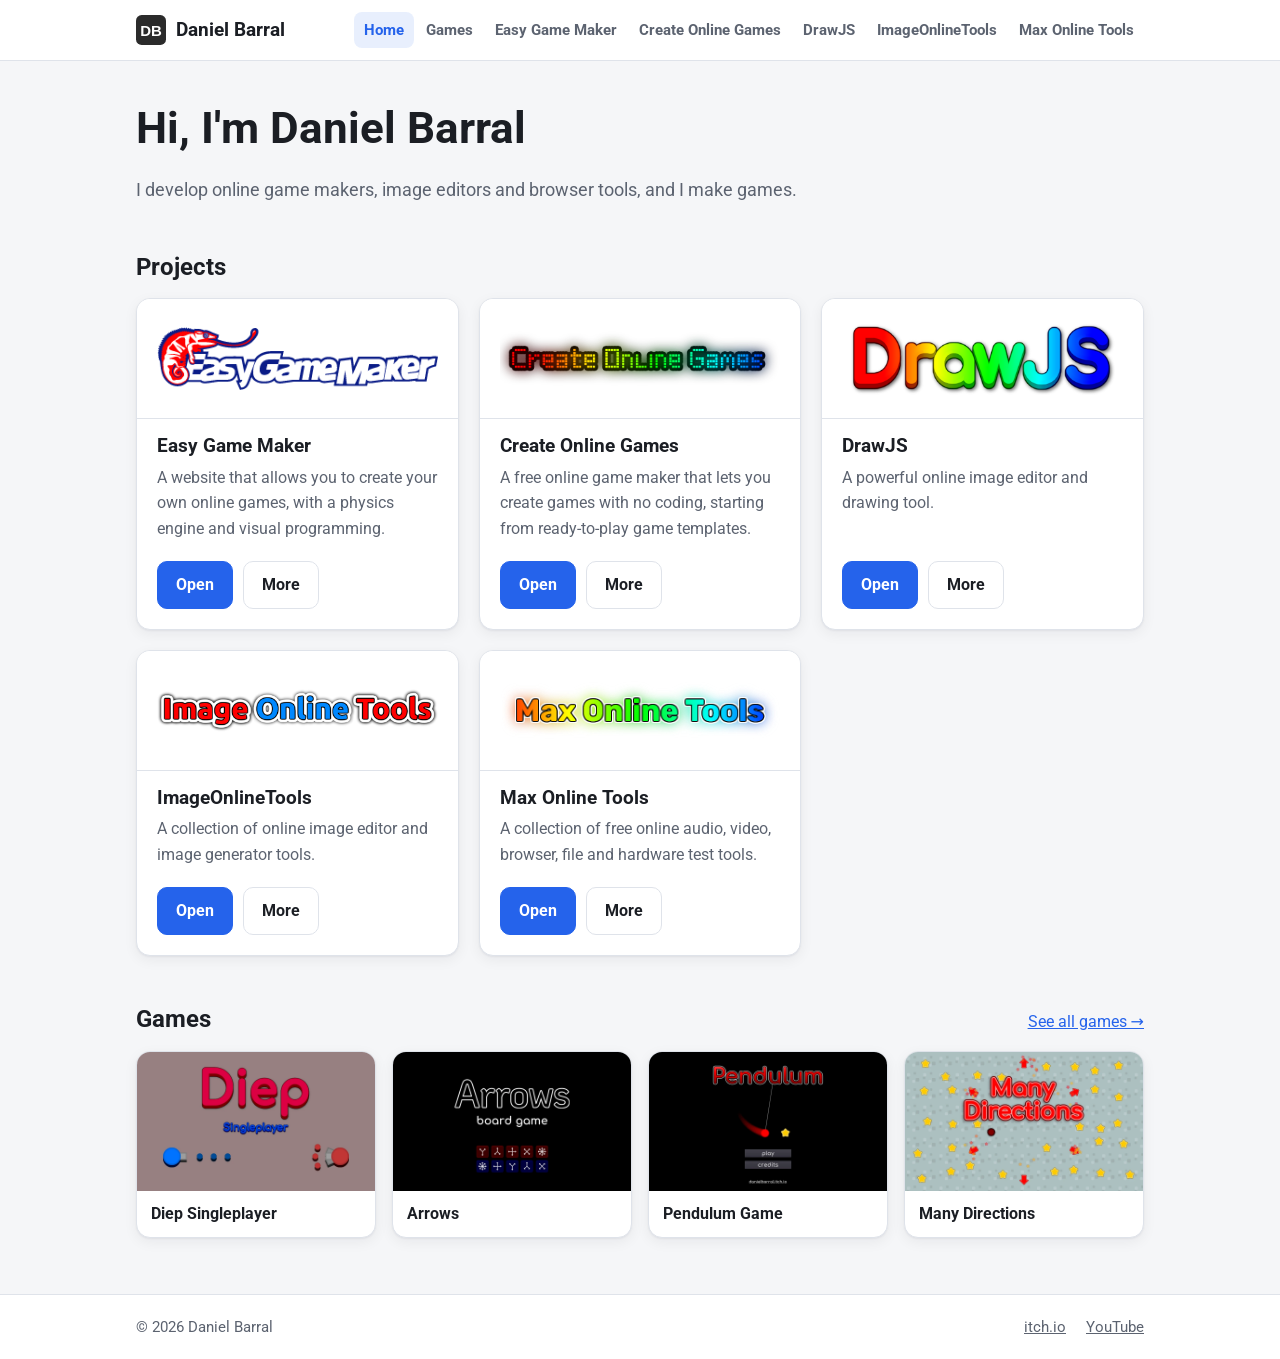
<file: index.html>
<!doctype html>
<html lang="en">

    <head>

        <meta charset="utf-8">
        <meta name="viewport" content="width=device-width, initial-scale=1">
        <title>Daniel Barral</title>
        <meta name="description" content="Daniel Barral develops online game makers, image and media tools, and indie games: Easy Game Maker, Create Online Games, DrawJS, ImageOnlineTools and Max Online Tools.">
        <link rel="canonical" href="https://www.danielbarral.com/">
        <meta property="og:type" content="website">
        <meta property="og:site_name" content="Daniel Barral">
        <meta property="og:title" content="Daniel Barral">
        <meta property="og:description" content="Developer of online game makers, image and media tools, and indie games.">
        <meta property="og:url" content="https://www.danielbarral.com/">
        <meta property="og:image" content="https://www.danielbarral.com/apple-touch-icon.png">
        <meta name="twitter:card" content="summary">
        <link rel="icon" href="/favicon.svg" type="image/svg+xml">
        <link rel="apple-touch-icon" href="/apple-touch-icon.png">
        <link rel="preconnect" href="https://fonts.gstatic.com" crossorigin>
        <link href="https://fonts.googleapis.com/css2?family=Roboto:wght@400;700&display=swap" rel="stylesheet">
        <link href="style.css" rel="stylesheet">

    </head>

    <body>
        <div class="mainLayout">

            <header class="siteHeader">
                <div class="wrap headerInner">
                    <a class="brand" href="/"><img src="favicon.svg" alt="" width="30" height="30">Daniel Barral</a>
                    <nav class="menu" aria-label="Main">
                        <a href="/" aria-current="page">Home</a>
                        <a href="/games">Games</a>
                        <a href="/easy-game-maker">Easy Game Maker</a>
                        <a href="/create-online-games">Create Online Games</a>
                        <a href="/draw-js">DrawJS</a>
                        <a href="/image-online-tools">ImageOnlineTools</a>
                        <a href="/max-online-tools">Max Online Tools</a>
                    </nav>
                </div>
            </header>

            <main class="wrap content">

                <section class="hero">
                    <h1>Hi, I'm Daniel Barral</h1>
                    <p class="lead">I develop online game makers, image editors and browser tools, and I make games.</p>
                </section>

                <section class="section">
                    <div class="sectionHeader">
                        <h2>Projects</h2>
                    </div>

                    <div class="cardGrid">

                        <article class="card">
                            <div class="logoPlate"><img src="img/easy-game-maker-logo.png" alt="" width="301" height="68"></div>
                            <div class="cardBody">
                                <h3><a href="/easy-game-maker">Easy Game Maker</a></h3>
                                <p>A website that allows you to create your own online games, with a physics engine and visual programming.</p>
                            </div>
                            <div class="actions">
                                <a class="button" href="https://www.easygamemaker.com" aria-label="Open Easy Game Maker">Open</a>
                                <a class="button secondary" href="/easy-game-maker" aria-label="More about Easy Game Maker">More</a>
                            </div>
                        </article>

                        <article class="card">
                            <div class="logoPlate"><img src="img/create-online-games-logo.png" alt="" width="712" height="141"></div>
                            <div class="cardBody">
                                <h3><a href="/create-online-games">Create Online Games</a></h3>
                                <p>A free online game maker that lets you create games with no coding, starting from ready-to-play game templates.</p>
                            </div>
                            <div class="actions">
                                <a class="button" href="https://www.createonlinegames.com" aria-label="Open Create Online Games">Open</a>
                                <a class="button secondary" href="/create-online-games" aria-label="More about Create Online Games">More</a>
                            </div>
                        </article>

                        <article class="card">
                            <div class="logoPlate"><img src="img/drawjs-logo-02.png" alt="" width="383" height="104"></div>
                            <div class="cardBody">
                                <h3><a href="/draw-js">DrawJS</a></h3>
                                <p>A powerful online image editor and drawing tool.</p>
                            </div>
                            <div class="actions">
                                <a class="button" href="https://drawjs.app" aria-label="Open DrawJS">Open</a>
                                <a class="button secondary" href="/draw-js" aria-label="More about DrawJS">More</a>
                            </div>
                        </article>

                        <article class="card">
                            <div class="logoPlate"><img src="img/image-online-tools-logo.png" alt="" width="456" height="71"></div>
                            <div class="cardBody">
                                <h3><a href="/image-online-tools">ImageOnlineTools</a></h3>
                                <p>A collection of online image editor and image generator tools.</p>
                            </div>
                            <div class="actions">
                                <a class="button" href="https://www.imageonlinetools.com/" aria-label="Open ImageOnlineTools">Open</a>
                                <a class="button secondary" href="/image-online-tools" aria-label="More about ImageOnlineTools">More</a>
                            </div>
                        </article>

                        <article class="card">
                            <div class="logoPlate"><img src="img/max-online-tools-logo.png" alt="" width="295" height="61"></div>
                            <div class="cardBody">
                                <h3><a href="/max-online-tools">Max Online Tools</a></h3>
                                <p>A collection of free online audio, video, browser, file and hardware test tools.</p>
                            </div>
                            <div class="actions">
                                <a class="button" href="https://www.maxonlinetools.com/" aria-label="Open Max Online Tools">Open</a>
                                <a class="button secondary" href="/max-online-tools" aria-label="More about Max Online Tools">More</a>
                            </div>
                        </article>

                    </div>
                </section>

                <section class="section">
                    <div class="sectionHeader">
                        <h2>Games</h2>
                        <a href="/games">See all games →</a>
                    </div>

                    <div class="tileGrid">
                        <a class="tile" href="https://danielbarral.itch.io/diep-singleplayer">
                            <img src="img/game-images/diep-singleplayer/diep-singleplayer.webp" alt="" width="1024" height="600" loading="lazy">
                            <span>Diep Singleplayer</span>
                        </a>
                        <a class="tile" href="https://danielbarral.itch.io/arrows">
                            <img src="img/game-images/arrows/arrows.webp" alt="" width="1024" height="600" loading="lazy">
                            <span>Arrows</span>
                        </a>
                        <a class="tile" href="https://danielbarral.itch.io/pendulum-game">
                            <img src="img/game-images/pendulum/001.webp" alt="" width="1024" height="600" loading="lazy">
                            <span>Pendulum Game</span>
                        </a>
                        <a class="tile" href="https://danielbarral.itch.io/many-directions">
                            <img src="img/game-images/many-directions/logo012.webp" alt="" width="1024" height="600" loading="lazy">
                            <span>Many Directions</span>
                        </a>
                    </div>
                </section>

            </main>

            <footer class="siteFooter">
                <div class="wrap footerInner">
                    <p>© 2026 Daniel Barral</p>
                    <nav class="footerLinks" aria-label="Elsewhere">
                        <a href="https://danielbarral.itch.io">itch.io</a>
                        <a href="https://www.youtube.com/@danielbarralgames">YouTube</a>
                    </nav>
                </div>
            </footer>

        </div>
    </body>

</html>
</file>
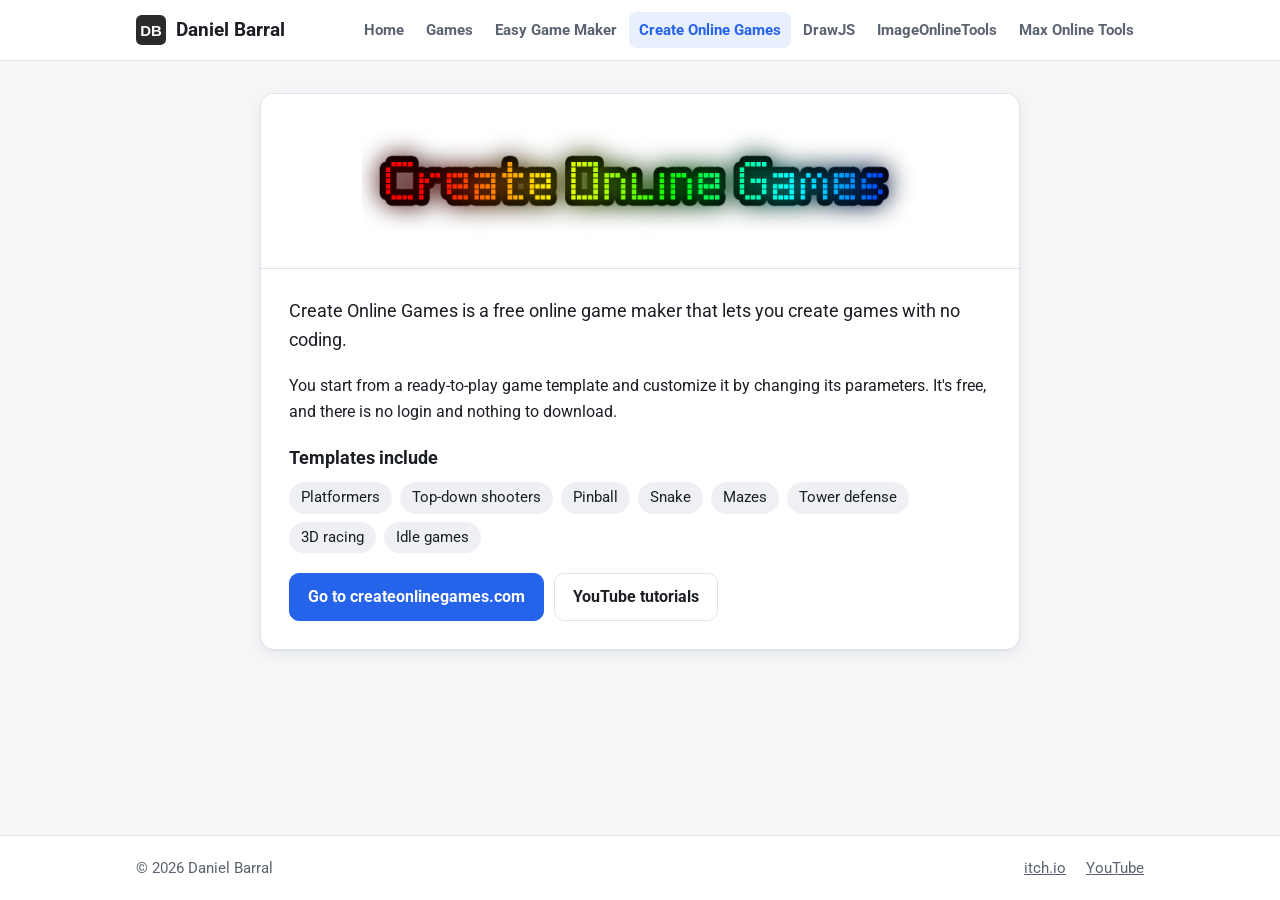
<file: create-online-games.html>
<!doctype html>
<html lang="en">

    <head>

        <meta charset="utf-8">
        <meta name="viewport" content="width=device-width, initial-scale=1">
        <title>Daniel Barral - Create Online Games</title>
        <meta name="description" content="Create Online Games is a free online game maker: start from a ready-to-play game template and customize it with no coding.">
        <link rel="canonical" href="https://www.danielbarral.com/create-online-games">
        <meta property="og:type" content="website">
        <meta property="og:site_name" content="Daniel Barral">
        <meta property="og:title" content="Create Online Games">
        <meta property="og:description" content="A free online game maker: start from a ready-to-play game template and customize it with no coding.">
        <meta property="og:url" content="https://www.danielbarral.com/create-online-games">
        <meta property="og:image" content="https://www.danielbarral.com/apple-touch-icon.png">
        <meta name="twitter:card" content="summary">
        <link rel="icon" href="/favicon.svg" type="image/svg+xml">
        <link rel="apple-touch-icon" href="/apple-touch-icon.png">
        <link rel="preconnect" href="https://fonts.gstatic.com" crossorigin>
        <link href="https://fonts.googleapis.com/css2?family=Roboto:wght@400;700&display=swap" rel="stylesheet">
        <link href="style.css" rel="stylesheet">

    </head>

    <body>
        <div class="mainLayout">

            <header class="siteHeader">
                <div class="wrap headerInner">
                    <a class="brand" href="/"><img src="favicon.svg" alt="" width="30" height="30">Daniel Barral</a>
                    <nav class="menu" aria-label="Main">
                        <a href="/">Home</a>
                        <a href="/games">Games</a>
                        <a href="/easy-game-maker">Easy Game Maker</a>
                        <a href="/create-online-games" aria-current="page">Create Online Games</a>
                        <a href="/draw-js">DrawJS</a>
                        <a href="/image-online-tools">ImageOnlineTools</a>
                        <a href="/max-online-tools">Max Online Tools</a>
                    </nav>
                </div>
            </header>

            <main class="wrap content">
                <article class="product">
                    <h1><a class="logoPlate" href="https://www.createonlinegames.com"><img src="img/create-online-games-logo.png" alt="Create Online Games" width="712" height="141"></a></h1>
                    <div class="productBody">
                        <p class="lead">Create Online Games is a free online game maker that lets you create games with no coding.</p>
                        <p>You start from a ready-to-play game template and customize it by changing its parameters. It's free, and there is no login and nothing to download.</p>
                        <h2>Templates include</h2>
                        <ul class="chips">
                            <li>Platformers</li>
                            <li>Top-down shooters</li>
                            <li>Pinball</li>
                            <li>Snake</li>
                            <li>Mazes</li>
                            <li>Tower defense</li>
                            <li>3D racing</li>
                            <li>Idle games</li>
                        </ul>
                        <div class="actions">
                            <a class="button" href="https://www.createonlinegames.com">Go to createonlinegames.com</a>
                            <a class="button secondary" href="https://www.youtube.com/@CreateOnlineGames">YouTube tutorials</a>
                        </div>
                    </div>
                </article>
            </main>

            <footer class="siteFooter">
                <div class="wrap footerInner">
                    <p>© 2026 Daniel Barral</p>
                    <nav class="footerLinks" aria-label="Elsewhere">
                        <a href="https://danielbarral.itch.io">itch.io</a>
                        <a href="https://www.youtube.com/@danielbarralgames">YouTube</a>
                    </nav>
                </div>
            </footer>

        </div>
    </body>

</html>
</file>
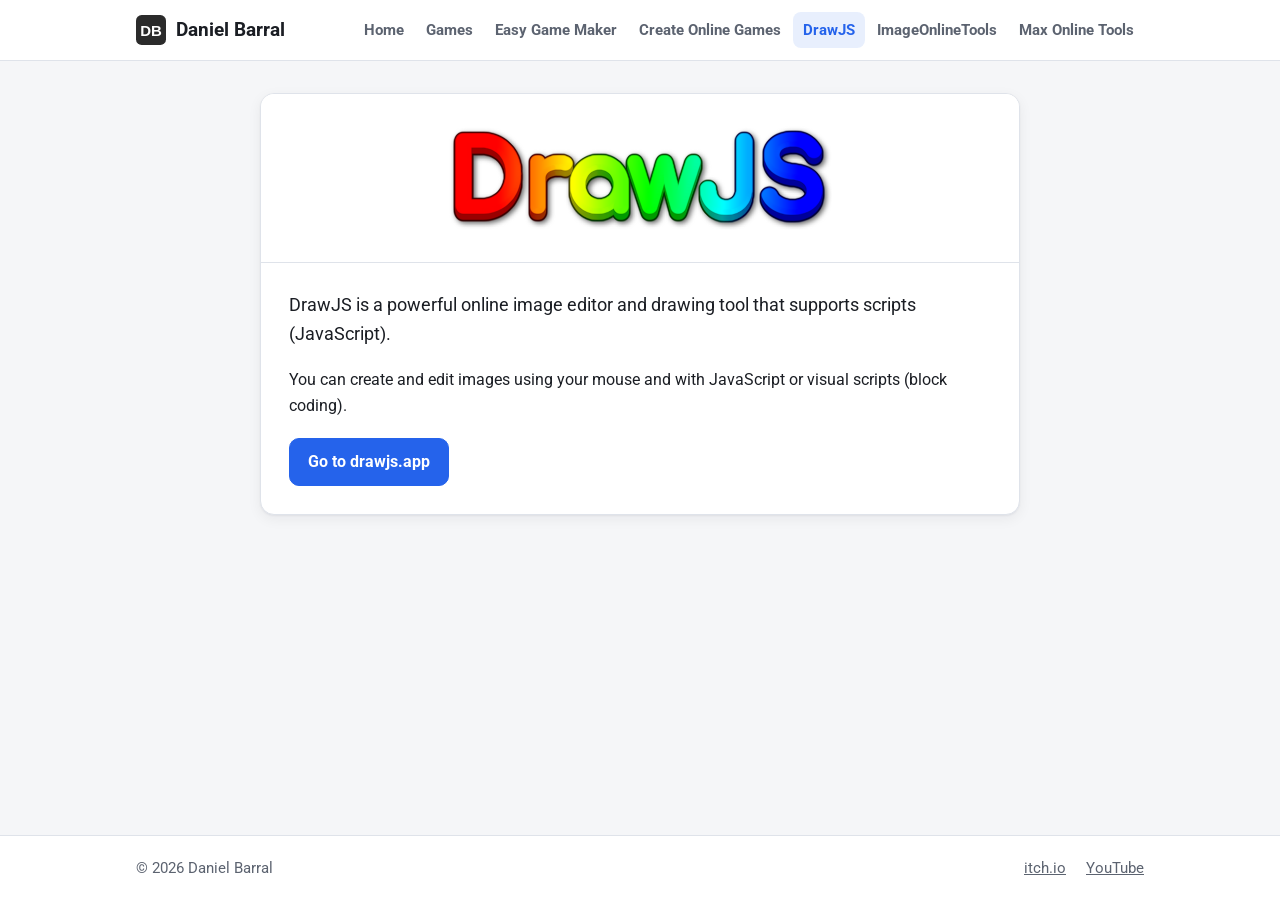
<file: draw-js.html>
<!doctype html>
<html lang="en">

    <head>

        <meta charset="utf-8">
        <meta name="viewport" content="width=device-width, initial-scale=1">
        <title>Daniel Barral - DrawJS</title>
        <meta name="description" content="DrawJS is an online image editor and drawing tool that you can script with JavaScript or visual blocks.">
        <link rel="canonical" href="https://www.danielbarral.com/draw-js">
        <meta property="og:type" content="website">
        <meta property="og:site_name" content="Daniel Barral">
        <meta property="og:title" content="DrawJS">
        <meta property="og:description" content="An online image editor and drawing tool that you can script with JavaScript or visual blocks.">
        <meta property="og:url" content="https://www.danielbarral.com/draw-js">
        <meta property="og:image" content="https://www.danielbarral.com/apple-touch-icon.png">
        <meta name="twitter:card" content="summary">
        <link rel="icon" href="/favicon.svg" type="image/svg+xml">
        <link rel="apple-touch-icon" href="/apple-touch-icon.png">
        <link rel="preconnect" href="https://fonts.gstatic.com" crossorigin>
        <link href="https://fonts.googleapis.com/css2?family=Roboto:wght@400;700&display=swap" rel="stylesheet">
        <link href="style.css" rel="stylesheet">

    </head>

    <body>
        <div class="mainLayout">

            <header class="siteHeader">
                <div class="wrap headerInner">
                    <a class="brand" href="/"><img src="favicon.svg" alt="" width="30" height="30">Daniel Barral</a>
                    <nav class="menu" aria-label="Main">
                        <a href="/">Home</a>
                        <a href="/games">Games</a>
                        <a href="/easy-game-maker">Easy Game Maker</a>
                        <a href="/create-online-games">Create Online Games</a>
                        <a href="/draw-js" aria-current="page">DrawJS</a>
                        <a href="/image-online-tools">ImageOnlineTools</a>
                        <a href="/max-online-tools">Max Online Tools</a>
                    </nav>
                </div>
            </header>

            <main class="wrap content">
                <article class="product">
                    <h1><a class="logoPlate" href="https://drawjs.app"><img src="img/drawjs-logo-02.png" alt="DrawJS" width="383" height="104"></a></h1>
                    <div class="productBody">
                        <p class="lead">DrawJS is a powerful online image editor and drawing tool that supports scripts (JavaScript).</p>
                        <p>You can create and edit images using your mouse and with JavaScript or visual scripts (block coding).</p>
                        <div class="actions">
                            <a class="button" href="https://drawjs.app">Go to drawjs.app</a>
                        </div>
                    </div>
                </article>
            </main>

            <footer class="siteFooter">
                <div class="wrap footerInner">
                    <p>© 2026 Daniel Barral</p>
                    <nav class="footerLinks" aria-label="Elsewhere">
                        <a href="https://danielbarral.itch.io">itch.io</a>
                        <a href="https://www.youtube.com/@danielbarralgames">YouTube</a>
                    </nav>
                </div>
            </footer>

        </div>
    </body>

</html>
</file>
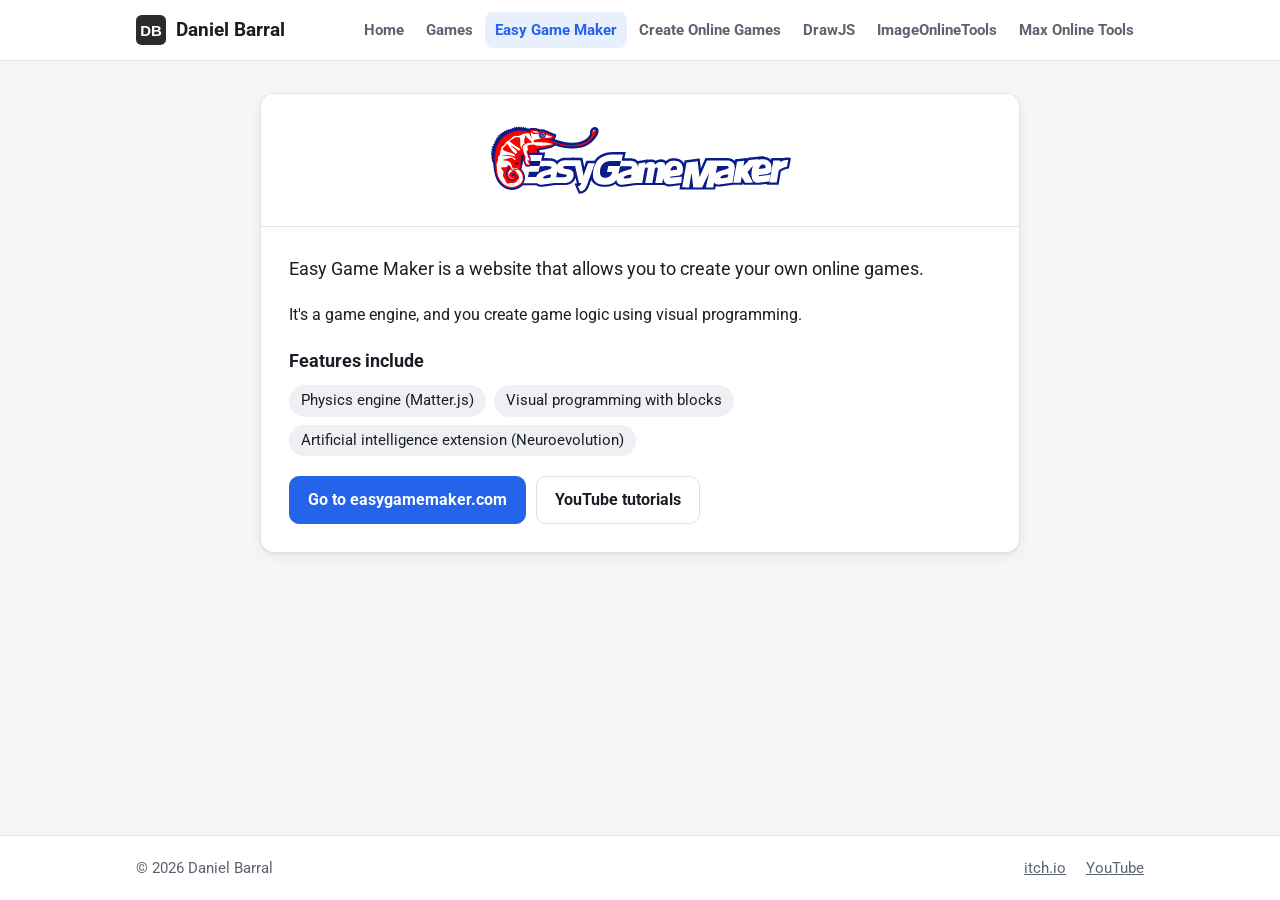
<file: easy-game-maker.html>
<!doctype html>
<html lang="en">

    <head>

        <meta charset="utf-8">
        <meta name="viewport" content="width=device-width, initial-scale=1">
        <title>Daniel Barral - Easy Game Maker</title>
        <meta name="description" content="Easy Game Maker is an online game engine with a physics engine, visual block programming and a neuroevolution AI extension.">
        <link rel="canonical" href="https://www.danielbarral.com/easy-game-maker">
        <meta property="og:type" content="website">
        <meta property="og:site_name" content="Daniel Barral">
        <meta property="og:title" content="Easy Game Maker">
        <meta property="og:description" content="An online game engine with a physics engine, visual block programming and a neuroevolution AI extension.">
        <meta property="og:url" content="https://www.danielbarral.com/easy-game-maker">
        <meta property="og:image" content="https://www.danielbarral.com/apple-touch-icon.png">
        <meta name="twitter:card" content="summary">
        <link rel="icon" href="/favicon.svg" type="image/svg+xml">
        <link rel="apple-touch-icon" href="/apple-touch-icon.png">
        <link rel="preconnect" href="https://fonts.gstatic.com" crossorigin>
        <link href="https://fonts.googleapis.com/css2?family=Roboto:wght@400;700&display=swap" rel="stylesheet">
        <link href="style.css" rel="stylesheet">

    </head>

    <body>
        <div class="mainLayout">

            <header class="siteHeader">
                <div class="wrap headerInner">
                    <a class="brand" href="/"><img src="favicon.svg" alt="" width="30" height="30">Daniel Barral</a>
                    <nav class="menu" aria-label="Main">
                        <a href="/">Home</a>
                        <a href="/games">Games</a>
                        <a href="/easy-game-maker" aria-current="page">Easy Game Maker</a>
                        <a href="/create-online-games">Create Online Games</a>
                        <a href="/draw-js">DrawJS</a>
                        <a href="/image-online-tools">ImageOnlineTools</a>
                        <a href="/max-online-tools">Max Online Tools</a>
                    </nav>
                </div>
            </header>

            <main class="wrap content">
                <article class="product">
                    <h1><a class="logoPlate" href="https://www.easygamemaker.com"><img src="img/easy-game-maker-logo.png" alt="Easy Game Maker" width="301" height="68"></a></h1>
                    <div class="productBody">
                        <p class="lead">Easy Game Maker is a website that allows you to create your own online games.</p>
                        <p>It's a game engine, and you create game logic using visual programming.</p>
                        <h2>Features include</h2>
                        <ul class="chips">
                            <li>Physics engine (Matter.js)</li>
                            <li>Visual programming with blocks</li>
                            <li>Artificial intelligence extension (Neuroevolution)</li>
                        </ul>
                        <div class="actions">
                            <a class="button" href="https://www.easygamemaker.com">Go to easygamemaker.com</a>
                            <a class="button secondary" href="https://www.youtube.com/@easygamemaker">YouTube tutorials</a>
                        </div>
                    </div>
                </article>
            </main>

            <footer class="siteFooter">
                <div class="wrap footerInner">
                    <p>© 2026 Daniel Barral</p>
                    <nav class="footerLinks" aria-label="Elsewhere">
                        <a href="https://danielbarral.itch.io">itch.io</a>
                        <a href="https://www.youtube.com/@danielbarralgames">YouTube</a>
                    </nav>
                </div>
            </footer>

        </div>
    </body>

</html>
</file>
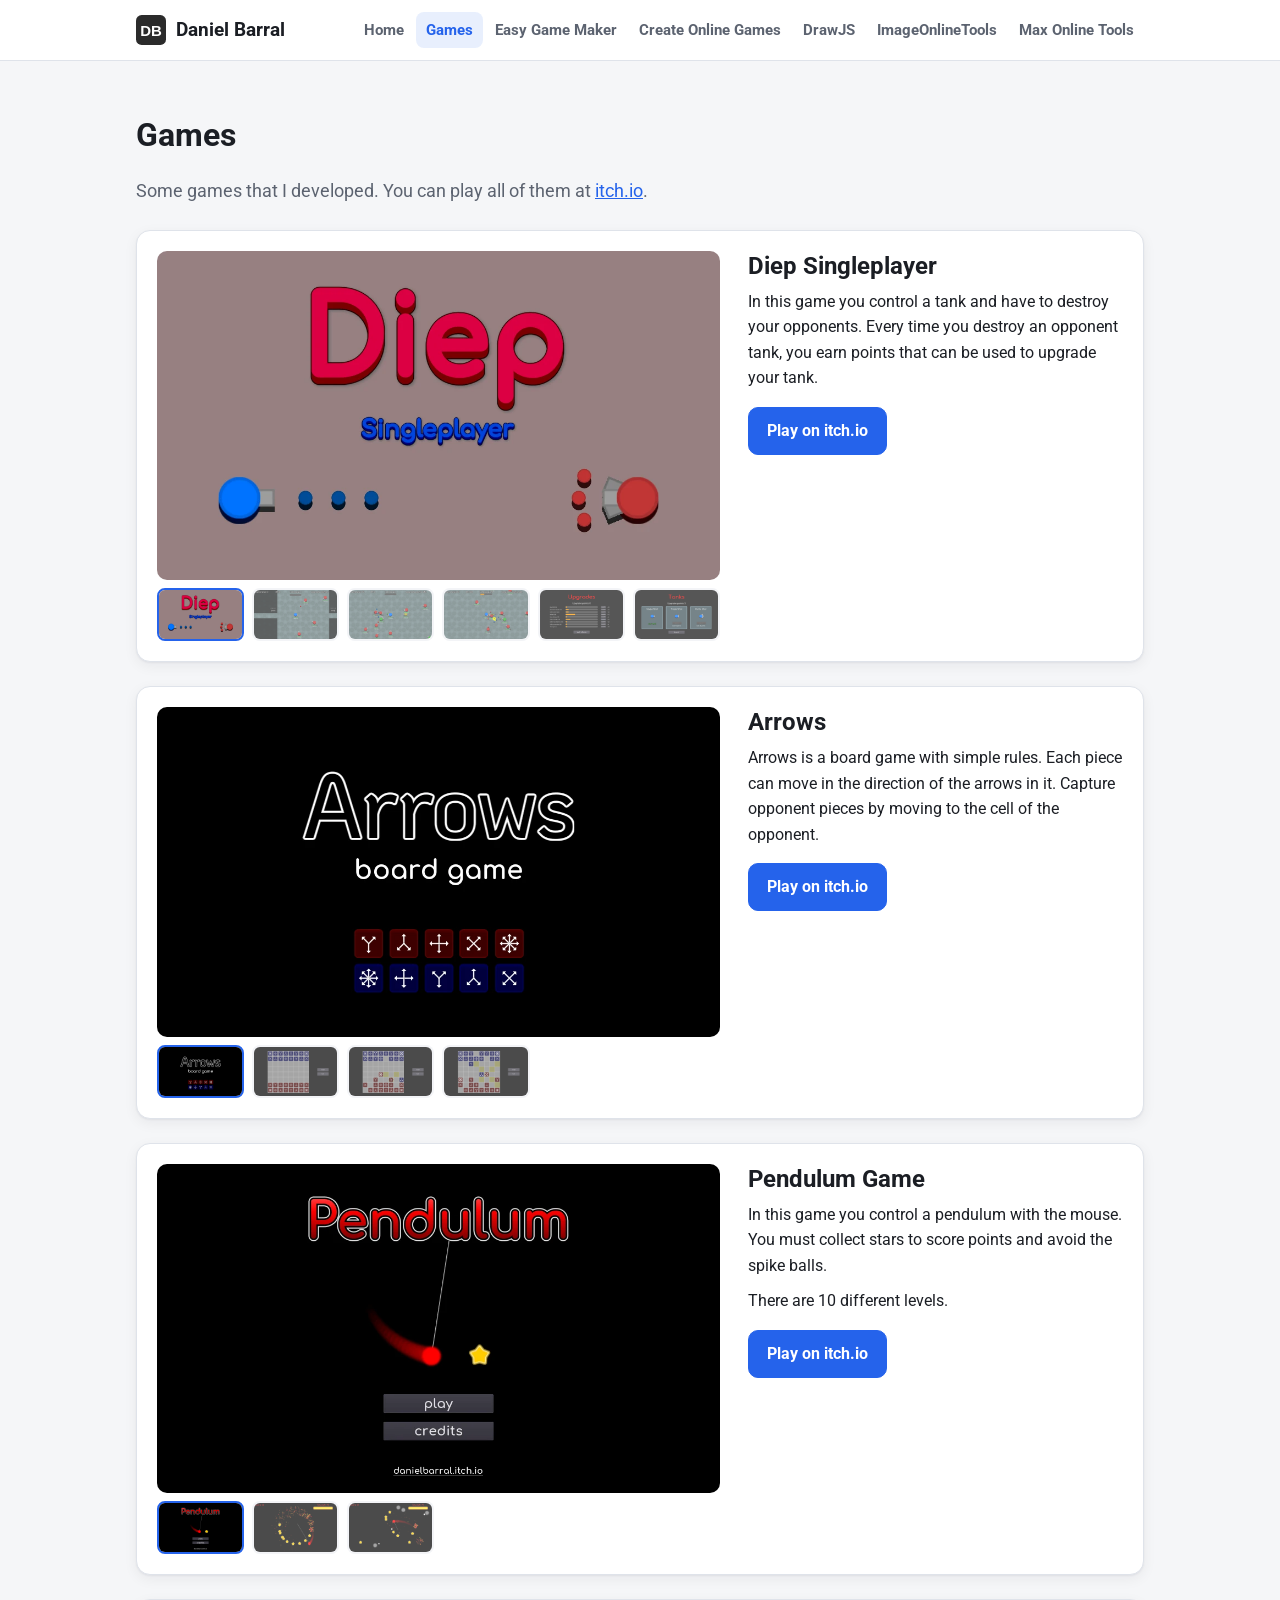
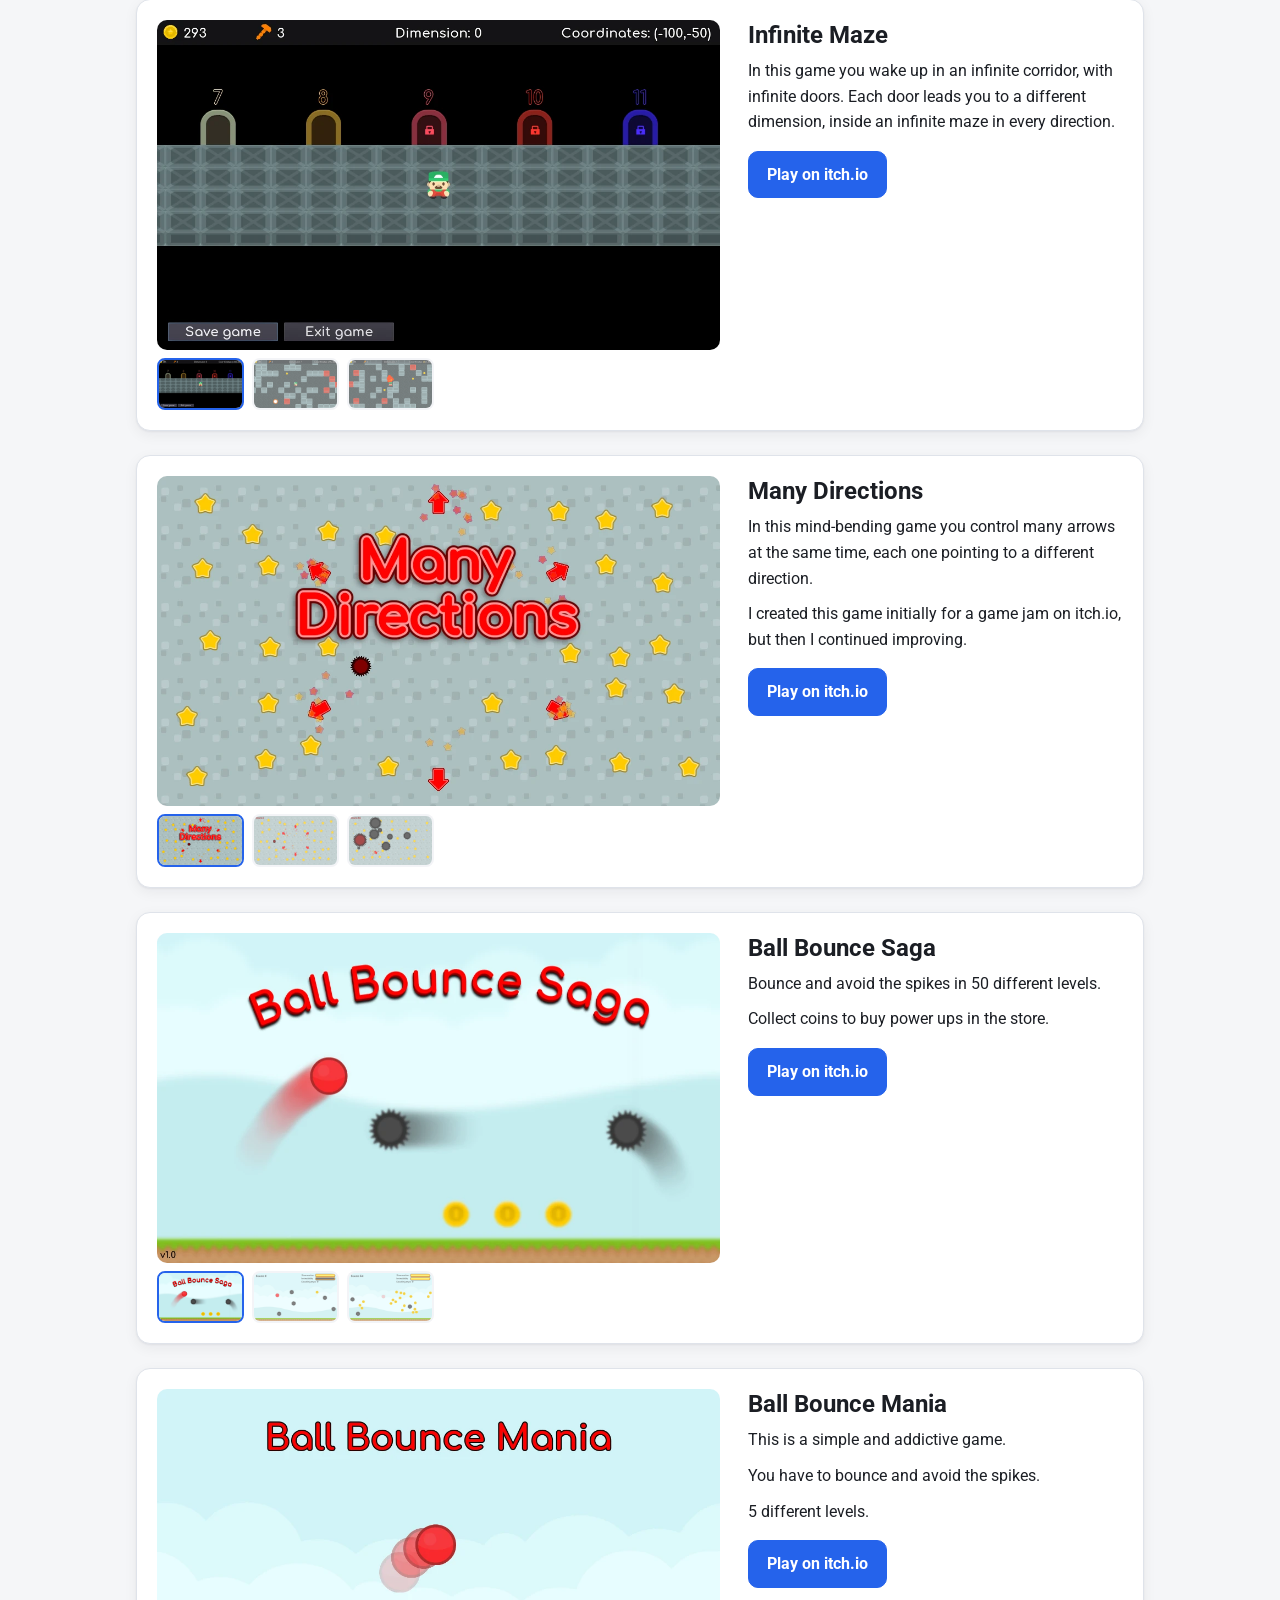
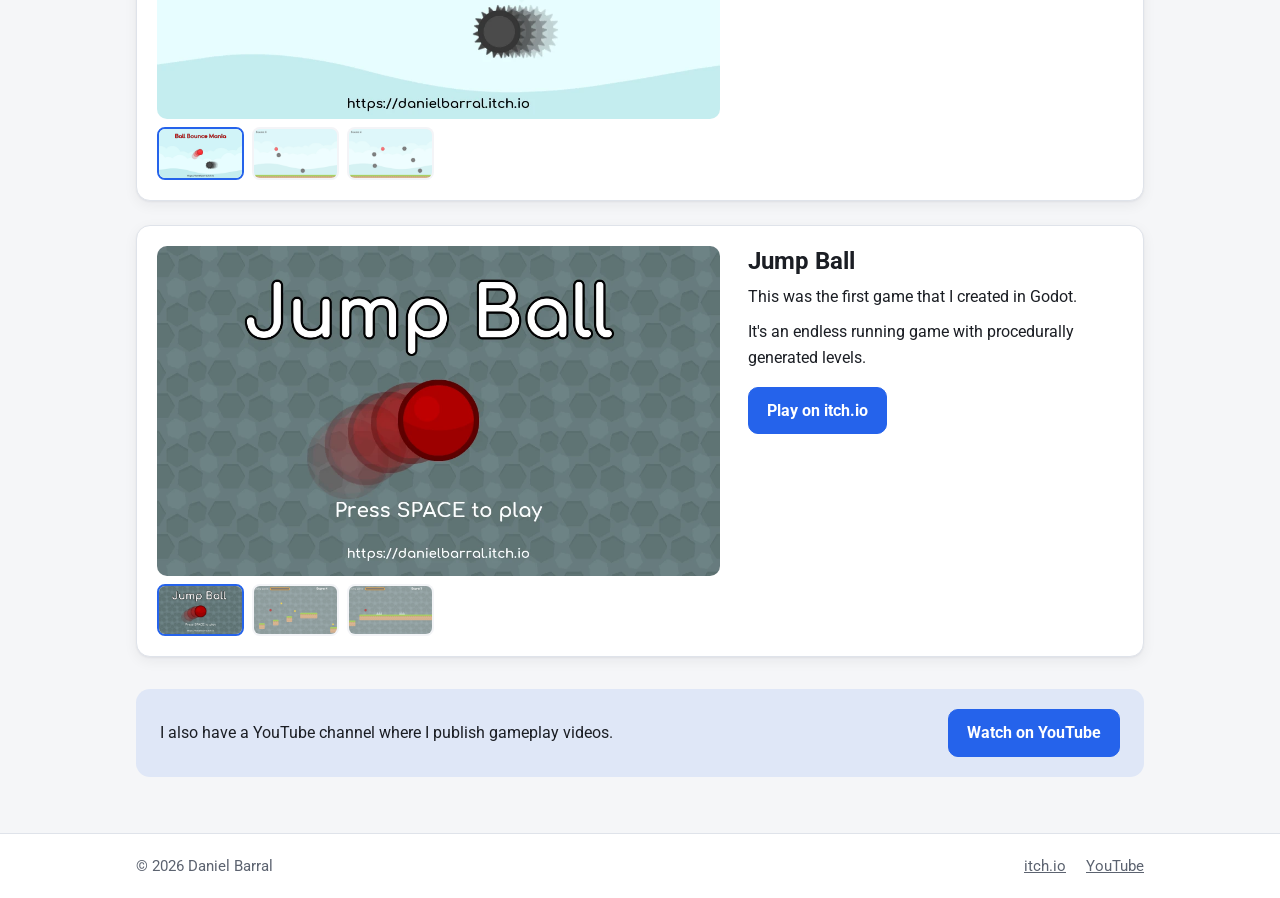
<file: games.html>
<!doctype html>
<html lang="en">

    <head>

        <meta charset="utf-8">
        <meta name="viewport" content="width=device-width, initial-scale=1">
        <title>Daniel Barral - Games</title>
        <meta name="description" content="Games by Daniel Barral, including Diep Singleplayer, Arrows, Pendulum Game, Infinite Maze, Many Directions, Ball Bounce Saga and Jump Ball. Play them on itch.io.">
        <link rel="canonical" href="https://www.danielbarral.com/games">
        <meta property="og:type" content="website">
        <meta property="og:site_name" content="Daniel Barral">
        <meta property="og:title" content="Games by Daniel Barral">
        <meta property="og:description" content="Tank battles, board games, mazes and bouncing-ball platformers. Play them on itch.io.">
        <meta property="og:url" content="https://www.danielbarral.com/games">
        <meta property="og:image" content="https://www.danielbarral.com/img/game-images/diep-singleplayer/diep-singleplayer.png">
        <meta name="twitter:card" content="summary_large_image">
        <link rel="icon" href="/favicon.svg" type="image/svg+xml">
        <link rel="apple-touch-icon" href="/apple-touch-icon.png">
        <link rel="preconnect" href="https://fonts.gstatic.com" crossorigin>
        <link href="https://fonts.googleapis.com/css2?family=Roboto:wght@400;700&display=swap" rel="stylesheet">
        <link href="style.css" rel="stylesheet">

    </head>

    <body>
        <div class="mainLayout">

            <header class="siteHeader">
                <div class="wrap headerInner">
                    <a class="brand" href="/"><img src="favicon.svg" alt="" width="30" height="30">Daniel Barral</a>
                    <nav class="menu" aria-label="Main">
                        <a href="/">Home</a>
                        <a href="/games" aria-current="page">Games</a>
                        <a href="/easy-game-maker">Easy Game Maker</a>
                        <a href="/create-online-games">Create Online Games</a>
                        <a href="/draw-js">DrawJS</a>
                        <a href="/image-online-tools">ImageOnlineTools</a>
                        <a href="/max-online-tools">Max Online Tools</a>
                    </nav>
                </div>
            </header>

            <main class="wrap content">

                <h1>Games</h1>
                <p class="lead">Some games that I developed. You can play all of them at <a href="https://danielbarral.itch.io">itch.io</a>.</p>

                <!-- Each game: a main screenshot, thumbnails that swap it (script at the bottom), and its description. -->
                <div class="gameList">

                    <article class="game">
                        <div class="gameMedia">
                            <img class="gameMain" src="img/game-images/diep-singleplayer/diep-singleplayer.webp" width="1024" height="600" alt="Diep Singleplayer title screen">
                            <div class="thumbs">
                                <button type="button" class="thumb" aria-pressed="true"><img src="img/game-images/diep-singleplayer/diep-singleplayer.webp" width="1024" height="600" loading="lazy" alt="Diep Singleplayer title screen"></button>
                                <button type="button" class="thumb" aria-pressed="false"><img src="img/game-images/diep-singleplayer/diep-singleplayer-004.webp" width="1024" height="600" loading="lazy" alt="Diep Singleplayer: the player's blue tank facing red enemy tanks in the arena"></button>
                                <button type="button" class="thumb" aria-pressed="false"><img src="img/game-images/diep-singleplayer/diep-singleplayer-005.webp" width="1024" height="600" loading="lazy" alt="Diep Singleplayer: a large battle with many tanks"></button>
                                <button type="button" class="thumb" aria-pressed="false"><img src="img/game-images/diep-singleplayer/diep-singleplayer-001.webp" width="1024" height="600" loading="lazy" alt="Diep Singleplayer: an upgraded tank surrounded by enemies"></button>
                                <button type="button" class="thumb" aria-pressed="false"><img src="img/game-images/diep-singleplayer/diep-singleplayer-002.webp" width="1024" height="600" loading="lazy" alt="Diep Singleplayer upgrades screen with stats such as bullet speed and reload"></button>
                                <button type="button" class="thumb" aria-pressed="false"><img src="img/game-images/diep-singleplayer/diep-singleplayer-003.webp" width="1024" height="600" loading="lazy" alt="Diep Singleplayer tank selection: Single Shot, Triple Shot and Penta Shot"></button>
                            </div>
                        </div>
                        <div class="gameInfo">
                            <h2>Diep Singleplayer</h2>
                            <p>In this game you control a tank and have to destroy your opponents. Every time you destroy an opponent tank, you earn points that can be used to upgrade your tank.</p>
                            <div class="actions"><a class="button" href="https://danielbarral.itch.io/diep-singleplayer" aria-label="Play Diep Singleplayer on itch.io">Play on itch.io</a></div>
                        </div>
                    </article>

                    <article class="game">
                        <div class="gameMedia">
                            <img class="gameMain" src="img/game-images/arrows/arrows.webp" width="1024" height="600" loading="lazy" alt="Arrows board game title screen">
                            <div class="thumbs">
                                <button type="button" class="thumb" aria-pressed="true"><img src="img/game-images/arrows/arrows.webp" width="1024" height="600" loading="lazy" alt="Arrows board game title screen"></button>
                                <button type="button" class="thumb" aria-pressed="false"><img src="img/game-images/arrows/arrows-001.webp" width="1024" height="600" loading="lazy" alt="Arrows: the board at the start of a match"></button>
                                <button type="button" class="thumb" aria-pressed="false"><img src="img/game-images/arrows/arrows-002.webp" width="1024" height="600" loading="lazy" alt="Arrows: a match in progress, with possible moves highlighted"></button>
                                <button type="button" class="thumb" aria-pressed="false"><img src="img/game-images/arrows/arrows-003.webp" width="1024" height="600" loading="lazy" alt="Arrows: a later stage of a match"></button>
                            </div>
                        </div>
                        <div class="gameInfo">
                            <h2>Arrows</h2>
                            <p>Arrows is a board game with simple rules. Each piece can move in the direction of the arrows in it. Capture opponent pieces by moving to the cell of the opponent.</p>
                            <div class="actions"><a class="button" href="https://danielbarral.itch.io/arrows" aria-label="Play Arrows on itch.io">Play on itch.io</a></div>
                        </div>
                    </article>

                    <article class="game">
                        <div class="gameMedia">
                            <img class="gameMain" src="img/game-images/pendulum/001.webp" width="1024" height="600" loading="lazy" alt="Pendulum Game title screen">
                            <div class="thumbs">
                                <button type="button" class="thumb" aria-pressed="true"><img src="img/game-images/pendulum/001.webp" width="1024" height="600" loading="lazy" alt="Pendulum Game title screen"></button>
                                <button type="button" class="thumb" aria-pressed="false"><img src="img/game-images/pendulum/004.webp" width="1024" height="600" loading="lazy" alt="Pendulum Game: the pendulum swinging through a ring of stars"></button>
                                <button type="button" class="thumb" aria-pressed="false"><img src="img/game-images/pendulum/009.webp" width="1024" height="600" loading="lazy" alt="Pendulum Game: collecting stars while avoiding spike balls"></button>
                            </div>
                        </div>
                        <div class="gameInfo">
                            <h2>Pendulum Game</h2>
                            <p>In this game you control a pendulum with the mouse. You must collect stars to score points and avoid the spike balls.</p>
                            <p>There are 10 different levels.</p>
                            <div class="actions"><a class="button" href="https://danielbarral.itch.io/pendulum-game" aria-label="Play Pendulum Game on itch.io">Play on itch.io</a></div>
                        </div>
                    </article>

                    <article class="game">
                        <div class="gameMedia">
                            <img class="gameMain" src="img/game-images/infinite-maze/001.webp" width="1024" height="600" loading="lazy" alt="Infinite Maze: the corridor of numbered doors">
                            <div class="thumbs">
                                <button type="button" class="thumb" aria-pressed="true"><img src="img/game-images/infinite-maze/001.webp" width="1024" height="600" loading="lazy" alt="Infinite Maze: the corridor of numbered doors"></button>
                                <button type="button" class="thumb" aria-pressed="false"><img src="img/game-images/infinite-maze/002.webp" width="1024" height="600" loading="lazy" alt="Infinite Maze: exploring a maze dimension"></button>
                                <button type="button" class="thumb" aria-pressed="false"><img src="img/game-images/infinite-maze/004.webp" width="1024" height="600" loading="lazy" alt="Infinite Maze: an explosion inside the maze"></button>
                            </div>
                        </div>
                        <div class="gameInfo">
                            <h2>Infinite Maze</h2>
                            <p>In this game you wake up in an infinite corridor, with infinite doors. Each door leads you to a different dimension, inside an infinite maze in every direction.</p>
                            <div class="actions"><a class="button" href="https://danielbarral.itch.io/infinite-maze-game" aria-label="Play Infinite Maze on itch.io">Play on itch.io</a></div>
                        </div>
                    </article>

                    <article class="game">
                        <div class="gameMedia">
                            <img class="gameMain" src="img/game-images/many-directions/logo012.webp" width="1024" height="600" loading="lazy" alt="Many Directions title screen">
                            <div class="thumbs">
                                <button type="button" class="thumb" aria-pressed="true"><img src="img/game-images/many-directions/logo012.webp" width="1024" height="600" loading="lazy" alt="Many Directions title screen"></button>
                                <button type="button" class="thumb" aria-pressed="false"><img src="img/game-images/many-directions/004.webp" width="1024" height="600" loading="lazy" alt="Many Directions: several arrows collecting stars"></button>
                                <button type="button" class="thumb" aria-pressed="false"><img src="img/game-images/many-directions/012.webp" width="1024" height="600" loading="lazy" alt="Many Directions: arrows avoiding large spike balls"></button>
                            </div>
                        </div>
                        <div class="gameInfo">
                            <h2>Many Directions</h2>
                            <p>In this mind-bending game you control many arrows at the same time, each one pointing to a different direction.</p>
                            <p>I created this game initially for a game jam on itch.io, but then I continued improving.</p>
                            <div class="actions"><a class="button" href="https://danielbarral.itch.io/many-directions" aria-label="Play Many Directions on itch.io">Play on itch.io</a></div>
                        </div>
                    </article>

                    <article class="game">
                        <div class="gameMedia">
                            <img class="gameMain" src="img/game-images/ball-bounce-saga/001.webp" width="1024" height="600" loading="lazy" alt="Ball Bounce Saga title screen">
                            <div class="thumbs">
                                <button type="button" class="thumb" aria-pressed="true"><img src="img/game-images/ball-bounce-saga/001.webp" width="1024" height="600" loading="lazy" alt="Ball Bounce Saga title screen"></button>
                                <button type="button" class="thumb" aria-pressed="false"><img src="img/game-images/ball-bounce-saga/003.webp" width="1024" height="600" loading="lazy" alt="Ball Bounce Saga: the ball bouncing between spikes, with power-up meters"></button>
                                <button type="button" class="thumb" aria-pressed="false"><img src="img/game-images/ball-bounce-saga/004.webp" width="1024" height="600" loading="lazy" alt="Ball Bounce Saga: a level full of coins"></button>
                            </div>
                        </div>
                        <div class="gameInfo">
                            <h2>Ball Bounce Saga</h2>
                            <p>Bounce and avoid the spikes in 50 different levels.</p>
                            <p>Collect coins to buy power ups in the store.</p>
                            <div class="actions"><a class="button" href="https://danielbarral.itch.io/ball-bounce-saga" aria-label="Play Ball Bounce Saga on itch.io">Play on itch.io</a></div>
                        </div>
                    </article>

                    <article class="game">
                        <div class="gameMedia">
                            <img class="gameMain" src="img/game-images/ball-bounce-mania/ball-bounce-mania.webp" width="1024" height="600" loading="lazy" alt="Ball Bounce Mania title screen">
                            <div class="thumbs">
                                <button type="button" class="thumb" aria-pressed="true"><img src="img/game-images/ball-bounce-mania/ball-bounce-mania.webp" width="1024" height="600" loading="lazy" alt="Ball Bounce Mania title screen"></button>
                                <button type="button" class="thumb" aria-pressed="false"><img src="img/game-images/ball-bounce-mania/screenshot-01.webp" width="1024" height="600" loading="lazy" alt="Ball Bounce Mania: the ball bouncing past spikes"></button>
                                <button type="button" class="thumb" aria-pressed="false"><img src="img/game-images/ball-bounce-mania/screenshot-03.webp" width="1024" height="600" loading="lazy" alt="Ball Bounce Mania: a level with more spikes"></button>
                            </div>
                        </div>
                        <div class="gameInfo">
                            <h2>Ball Bounce Mania</h2>
                            <p>This is a simple and addictive game.</p>
                            <p>You have to bounce and avoid the spikes.</p>
                            <p>5 different levels.</p>
                            <div class="actions"><a class="button" href="https://danielbarral.itch.io/ball-bounce-mania" aria-label="Play Ball Bounce Mania on itch.io">Play on itch.io</a></div>
                        </div>
                    </article>

                    <article class="game">
                        <div class="gameMedia">
                            <img class="gameMain" src="img/game-images/jump-ball/title-screen-02.webp" width="1024" height="600" loading="lazy" alt="Jump Ball title screen">
                            <div class="thumbs">
                                <button type="button" class="thumb" aria-pressed="true"><img src="img/game-images/jump-ball/title-screen-02.webp" width="1024" height="600" loading="lazy" alt="Jump Ball title screen"></button>
                                <button type="button" class="thumb" aria-pressed="false"><img src="img/game-images/jump-ball/screenshot-04.webp" width="1024" height="600" loading="lazy" alt="Jump Ball: jumping between floating platforms"></button>
                                <button type="button" class="thumb" aria-pressed="false"><img src="img/game-images/jump-ball/screenshot-08.webp" width="1024" height="600" loading="lazy" alt="Jump Ball: running over a platform with spikes"></button>
                            </div>
                        </div>
                        <div class="gameInfo">
                            <h2>Jump Ball</h2>
                            <p>This was the first game that I created in Godot.</p>
                            <p>It's an endless running game with procedurally generated levels.</p>
                            <div class="actions"><a class="button" href="https://danielbarral.itch.io/jump-ball" aria-label="Play Jump Ball on itch.io">Play on itch.io</a></div>
                        </div>
                    </article>

                </div>

                <div class="callout">
                    <p>I also have a YouTube channel where I publish gameplay videos.</p>
                    <div class="actions"><a class="button" href="https://www.youtube.com/@danielbarralgames">Watch on YouTube</a></div>
                </div>

            </main>

            <footer class="siteFooter">
                <div class="wrap footerInner">
                    <p>© 2026 Daniel Barral</p>
                    <nav class="footerLinks" aria-label="Elsewhere">
                        <a href="https://danielbarral.itch.io">itch.io</a>
                        <a href="https://www.youtube.com/@danielbarralgames">YouTube</a>
                    </nav>
                </div>
            </footer>

        </div>

        <script>
            // Clicking a thumbnail shows that screenshot as the game's main image.
            document.querySelectorAll('.game').forEach(function (game) {
                var main = game.querySelector('.gameMain');
                var thumbs = game.querySelectorAll('.thumb');
                thumbs.forEach(function (thumb) {
                    thumb.addEventListener('click', function () {
                        var img = thumb.querySelector('img');
                        main.src = img.src;
                        main.alt = img.alt;
                        thumbs.forEach(function (t) {
                            t.setAttribute('aria-pressed', t === thumb ? 'true' : 'false');
                        });
                    });
                });
            });
        </script>
    </body>

</html>
</file>
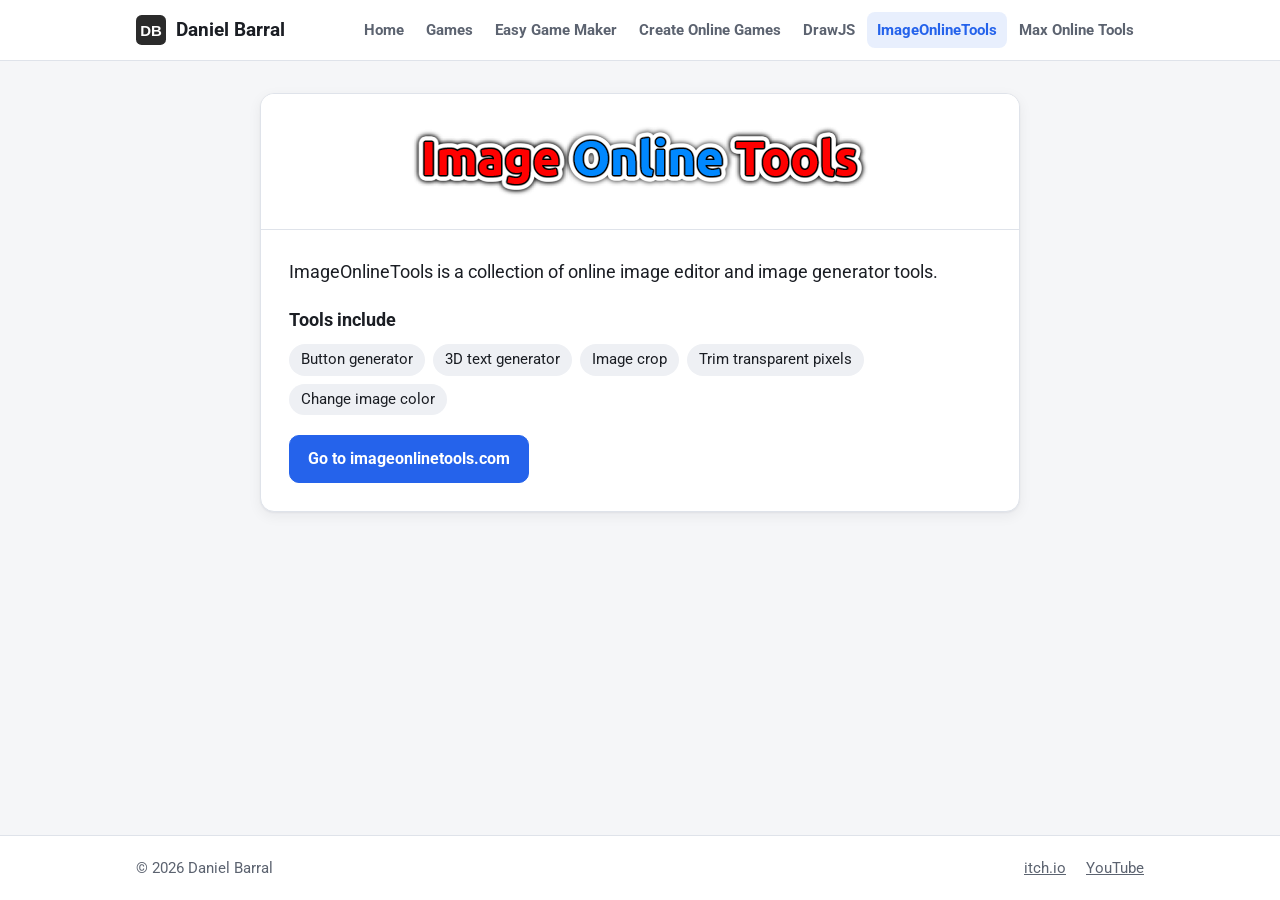
<file: image-online-tools.html>
<!doctype html>
<html lang="en">

    <head>

        <meta charset="utf-8">
        <meta name="viewport" content="width=device-width, initial-scale=1">
        <title>Daniel Barral - ImageOnlineTools</title>
        <meta name="description" content="ImageOnlineTools is a collection of online image editor and image generator tools: button generator, 3D text generator, image crop, change image color and more.">
        <link rel="canonical" href="https://www.danielbarral.com/image-online-tools">
        <meta property="og:type" content="website">
        <meta property="og:site_name" content="Daniel Barral">
        <meta property="og:title" content="ImageOnlineTools">
        <meta property="og:description" content="A collection of online image editor and image generator tools.">
        <meta property="og:url" content="https://www.danielbarral.com/image-online-tools">
        <meta property="og:image" content="https://www.danielbarral.com/apple-touch-icon.png">
        <meta name="twitter:card" content="summary">
        <link rel="icon" href="/favicon.svg" type="image/svg+xml">
        <link rel="apple-touch-icon" href="/apple-touch-icon.png">
        <link rel="preconnect" href="https://fonts.gstatic.com" crossorigin>
        <link href="https://fonts.googleapis.com/css2?family=Roboto:wght@400;700&display=swap" rel="stylesheet">
        <link href="style.css" rel="stylesheet">

    </head>

    <body>
        <div class="mainLayout">

            <header class="siteHeader">
                <div class="wrap headerInner">
                    <a class="brand" href="/"><img src="favicon.svg" alt="" width="30" height="30">Daniel Barral</a>
                    <nav class="menu" aria-label="Main">
                        <a href="/">Home</a>
                        <a href="/games">Games</a>
                        <a href="/easy-game-maker">Easy Game Maker</a>
                        <a href="/create-online-games">Create Online Games</a>
                        <a href="/draw-js">DrawJS</a>
                        <a href="/image-online-tools" aria-current="page">ImageOnlineTools</a>
                        <a href="/max-online-tools">Max Online Tools</a>
                    </nav>
                </div>
            </header>

            <main class="wrap content">
                <article class="product">
                    <h1><a class="logoPlate" href="https://www.imageonlinetools.com/"><img src="img/image-online-tools-logo.png" alt="ImageOnlineTools" width="456" height="71"></a></h1>
                    <div class="productBody">
                        <p class="lead">ImageOnlineTools is a collection of online image editor and image generator tools.</p>
                        <h2>Tools include</h2>
                        <ul class="chips">
                            <li>Button generator</li>
                            <li>3D text generator</li>
                            <li>Image crop</li>
                            <li>Trim transparent pixels</li>
                            <li>Change image color</li>
                        </ul>
                        <div class="actions">
                            <a class="button" href="https://www.imageonlinetools.com/">Go to imageonlinetools.com</a>
                        </div>
                    </div>
                </article>
            </main>

            <footer class="siteFooter">
                <div class="wrap footerInner">
                    <p>© 2026 Daniel Barral</p>
                    <nav class="footerLinks" aria-label="Elsewhere">
                        <a href="https://danielbarral.itch.io">itch.io</a>
                        <a href="https://www.youtube.com/@danielbarralgames">YouTube</a>
                    </nav>
                </div>
            </footer>

        </div>
    </body>

</html>
</file>
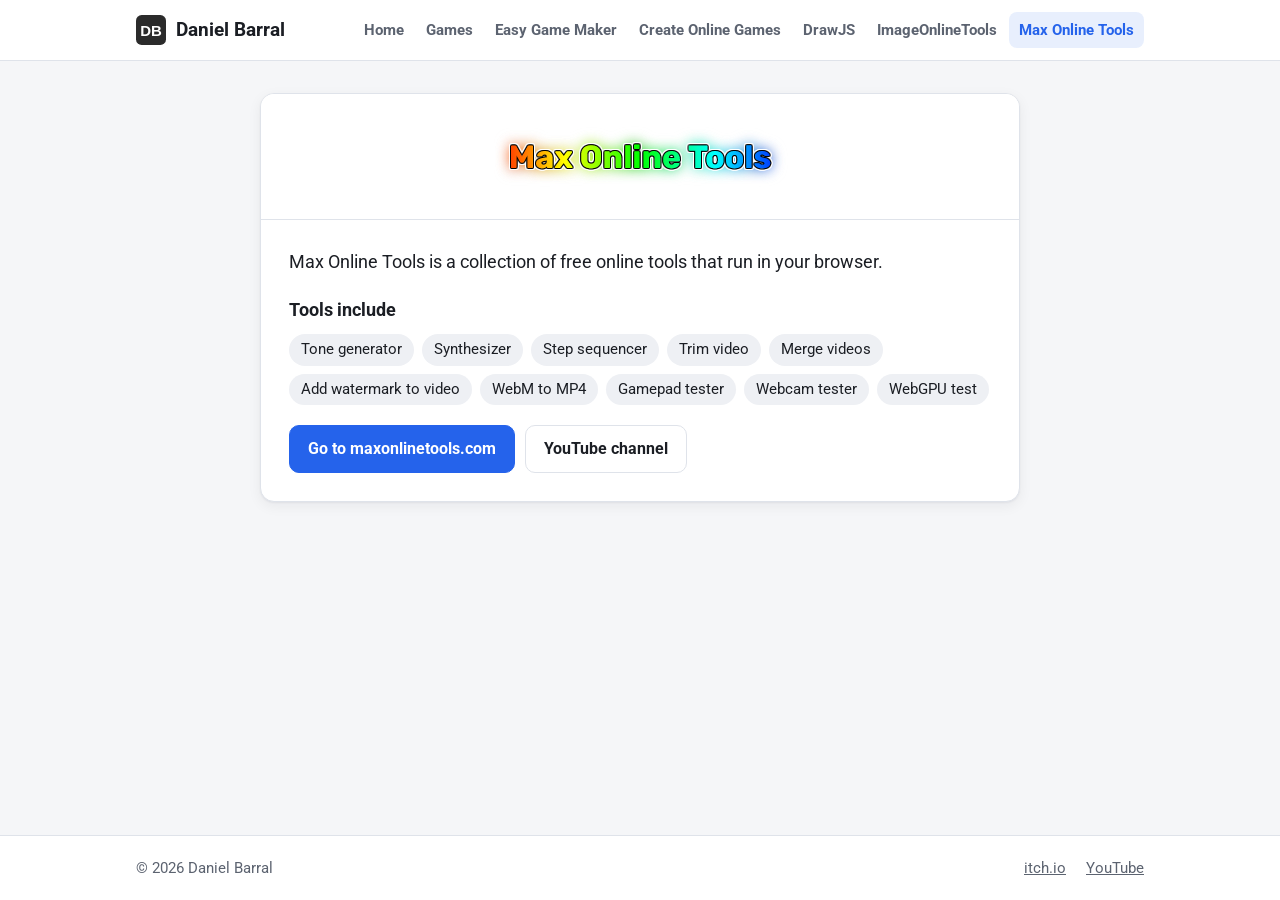
<file: max-online-tools.html>
<!doctype html>
<html lang="en">

    <head>

        <meta charset="utf-8">
        <meta name="viewport" content="width=device-width, initial-scale=1">
        <title>Daniel Barral - Max Online Tools</title>
        <meta name="description" content="Max Online Tools is a collection of free browser tools for audio, video and files, plus gamepad, webcam and WebGPU testers.">
        <link rel="canonical" href="https://www.danielbarral.com/max-online-tools">
        <meta property="og:type" content="website">
        <meta property="og:site_name" content="Daniel Barral">
        <meta property="og:title" content="Max Online Tools">
        <meta property="og:description" content="Free browser tools for audio, video and files, plus gamepad, webcam and WebGPU testers.">
        <meta property="og:url" content="https://www.danielbarral.com/max-online-tools">
        <meta property="og:image" content="https://www.danielbarral.com/apple-touch-icon.png">
        <meta name="twitter:card" content="summary">
        <link rel="icon" href="/favicon.svg" type="image/svg+xml">
        <link rel="apple-touch-icon" href="/apple-touch-icon.png">
        <link rel="preconnect" href="https://fonts.gstatic.com" crossorigin>
        <link href="https://fonts.googleapis.com/css2?family=Roboto:wght@400;700&display=swap" rel="stylesheet">
        <link href="style.css" rel="stylesheet">

    </head>

    <body>
        <div class="mainLayout">

            <header class="siteHeader">
                <div class="wrap headerInner">
                    <a class="brand" href="/"><img src="favicon.svg" alt="" width="30" height="30">Daniel Barral</a>
                    <nav class="menu" aria-label="Main">
                        <a href="/">Home</a>
                        <a href="/games">Games</a>
                        <a href="/easy-game-maker">Easy Game Maker</a>
                        <a href="/create-online-games">Create Online Games</a>
                        <a href="/draw-js">DrawJS</a>
                        <a href="/image-online-tools">ImageOnlineTools</a>
                        <a href="/max-online-tools" aria-current="page">Max Online Tools</a>
                    </nav>
                </div>
            </header>

            <main class="wrap content">
                <article class="product">
                    <h1><a class="logoPlate" href="https://www.maxonlinetools.com/"><img src="img/max-online-tools-logo.png" alt="Max Online Tools" width="295" height="61"></a></h1>
                    <div class="productBody">
                        <p class="lead">Max Online Tools is a collection of free online tools that run in your browser.</p>
                        <h2>Tools include</h2>
                        <ul class="chips">
                            <li>Tone generator</li>
                            <li>Synthesizer</li>
                            <li>Step sequencer</li>
                            <li>Trim video</li>
                            <li>Merge videos</li>
                            <li>Add watermark to video</li>
                            <li>WebM to MP4</li>
                            <li>Gamepad tester</li>
                            <li>Webcam tester</li>
                            <li>WebGPU test</li>
                        </ul>
                        <div class="actions">
                            <a class="button" href="https://www.maxonlinetools.com/">Go to maxonlinetools.com</a>
                            <a class="button secondary" href="https://www.youtube.com/@MaxOnlineTools">YouTube channel</a>
                        </div>
                    </div>
                </article>
            </main>

            <footer class="siteFooter">
                <div class="wrap footerInner">
                    <p>© 2026 Daniel Barral</p>
                    <nav class="footerLinks" aria-label="Elsewhere">
                        <a href="https://danielbarral.itch.io">itch.io</a>
                        <a href="https://www.youtube.com/@danielbarralgames">YouTube</a>
                    </nav>
                </div>
            </footer>

        </div>
    </body>

</html>
</file>
<file: style.css>
/* ---------- Colors (light, then dark) ---------- */

:root {
    color-scheme: light dark;
    --bg: #f5f6f8;
    --surface: #ffffff;
    --surface-2: #eef0f4;
    --text: #1b1e24;
    --muted: #5c6370;
    --border: #dfe3ea;
    --accent: #2563eb;
    --accent-hover: #1d4ed8;
    --accent-soft: rgba(37, 99, 235, 0.10);
    --accent-text: #ffffff;
    --shadow: 0 1px 2px rgba(16, 24, 40, 0.05), 0 4px 14px rgba(16, 24, 40, 0.06);
    --radius: 14px;
}

@media (prefers-color-scheme: dark) {
    :root {
        --bg: #0f1115;
        --surface: #181b21;
        --surface-2: #22262e;
        --text: #e8eaee;
        --muted: #a0a7b4;
        --border: #2b3039;
        --accent: #6d9bff;
        --accent-hover: #8fb2ff;
        --accent-soft: rgba(109, 155, 255, 0.14);
        --accent-text: #0b1020;
        --shadow: 0 1px 2px rgba(0, 0, 0, 0.3);
    }
}

/* ---------- Base ---------- */

*,
*::before,
*::after {
    box-sizing: border-box;
}

body {
    margin: 0;
    font-family: 'Roboto', system-ui, sans-serif;
    font-weight: 400;
    line-height: 1.6;
    background: var(--bg);
    color: var(--text);
}

img {
    max-width: 100%;
    height: auto;
}

a {
    color: var(--accent);
}

a:hover {
    color: var(--accent-hover);
}

:focus-visible {
    outline: 2px solid var(--accent);
    outline-offset: 2px;
    border-radius: 4px;
}

h1, h2, h3 {
    line-height: 1.25;
}

.mainLayout {
    min-height: 100vh;
    display: flex;
    flex-direction: column;
}

.wrap {
    width: 100%;
    max-width: 1040px;
    margin: 0 auto;
    padding-left: 16px;
    padding-right: 16px;
}

.content {
    flex: 1;
    padding-top: 32px;
    padding-bottom: 56px;
}

.lead {
    font-size: 1.15rem;
    color: var(--muted);
    max-width: 680px;
}

/* ---------- Header and menu ---------- */

.siteHeader {
    background: var(--surface);
    border-bottom: 1px solid var(--border);
}

.headerInner {
    display: flex;
    flex-wrap: wrap;
    align-items: center;
    justify-content: space-between;
    gap: 8px 24px;
    padding-top: 12px;
    padding-bottom: 12px;
}

.brand {
    display: flex;
    align-items: center;
    gap: 10px;
    font-size: 1.2rem;
    font-weight: 700;
    color: var(--text);
    text-decoration: none;
}

.brand:hover {
    color: var(--text);
}

.brand img {
    width: 30px;
    height: 30px;
}

.menu {
    display: flex;
    flex-wrap: wrap;
    gap: 2px;
}

.menu a {
    padding: 6px 10px;
    border-radius: 8px;
    font-size: 0.95rem;
    font-weight: 700;
    color: var(--muted);
    text-decoration: none;
}

.menu a:hover {
    color: var(--text);
    background: var(--surface-2);
}

.menu a[aria-current="page"] {
    color: var(--accent);
    background: var(--accent-soft);
}

/* Keep the header in view on larger screens, where it is a single row. */
@media (min-width: 900px) {
    .siteHeader {
        position: sticky;
        top: 0;
        z-index: 10;
    }
}

/* ---------- Footer ---------- */

.siteFooter {
    background: var(--surface);
    border-top: 1px solid var(--border);
    color: var(--muted);
    font-size: 0.95rem;
}

.footerInner {
    display: flex;
    flex-wrap: wrap;
    align-items: center;
    justify-content: space-between;
    gap: 8px 24px;
    padding-top: 20px;
    padding-bottom: 20px;
}

.footerInner p {
    margin: 0;
}

.footerLinks {
    display: flex;
    flex-wrap: wrap;
    gap: 4px 20px;
}

.footerLinks a {
    color: var(--muted);
}

.footerLinks a:hover {
    color: var(--text);
}

/* ---------- Buttons ---------- */

.actions {
    display: flex;
    flex-wrap: wrap;
    gap: 10px;
    margin-top: 20px;
}

.button {
    display: inline-flex;
    align-items: center;
    justify-content: center;
    padding: 10px 18px;
    border: 1px solid var(--accent);
    border-radius: 10px;
    background: var(--accent);
    color: var(--accent-text);
    font-weight: 700;
    text-decoration: none;
}

.button:hover {
    background: var(--accent-hover);
    border-color: var(--accent-hover);
    color: var(--accent-text);
}

.button.secondary {
    background: transparent;
    border-color: var(--border);
    color: var(--text);
}

.button.secondary:hover {
    background: var(--surface-2);
}

/* ---------- Shared bits ---------- */

.section {
    margin-top: 48px;
}

.sectionHeader {
    display: flex;
    flex-wrap: wrap;
    align-items: baseline;
    justify-content: space-between;
    gap: 4px 16px;
    margin-bottom: 16px;
}

.sectionHeader h2 {
    margin: 0;
}

/* White panel behind product logos: the logos have white backgrounds, so they
   look the same in light and dark mode. */
.logoPlate {
    display: flex;
    align-items: center;
    justify-content: center;
    background: #ffffff;
    padding: 20px;
}

.logoPlate img {
    max-height: 72px;
    width: auto;
}

.chips {
    display: flex;
    flex-wrap: wrap;
    gap: 8px;
    padding: 0;
    margin: 12px 0 0;
    list-style: none;
}

.chips li {
    padding: 4px 12px;
    border-radius: 999px;
    background: var(--surface-2);
    font-size: 0.92rem;
}

/* ---------- Home: hero, product cards, game tiles ---------- */

.hero h1 {
    font-size: clamp(2rem, 5vw, 2.75rem);
    margin: 8px 0 12px;
}

.cardGrid {
    display: grid;
    grid-template-columns: repeat(auto-fill, minmax(280px, 1fr));
    gap: 20px;
}

.card {
    display: flex;
    flex-direction: column;
    overflow: hidden;
    background: var(--surface);
    border: 1px solid var(--border);
    border-radius: var(--radius);
    box-shadow: var(--shadow);
}

.card .logoPlate {
    height: 120px;
    border-bottom: 1px solid var(--border);
}

.cardBody {
    flex: 1;
    padding: 16px 20px 0;
}

.cardBody h3 {
    margin: 0 0 6px;
}

.cardBody h3 a {
    color: var(--text);
    text-decoration: none;
}

.cardBody h3 a:hover {
    color: var(--accent);
}

.cardBody p {
    margin: 0;
    color: var(--muted);
}

.card .actions {
    padding: 0 20px 20px;
}

.tileGrid {
    display: grid;
    grid-template-columns: repeat(auto-fill, minmax(220px, 1fr));
    gap: 16px;
}

.tile {
    display: block;
    overflow: hidden;
    background: var(--surface);
    border: 1px solid var(--border);
    border-radius: var(--radius);
    box-shadow: var(--shadow);
    color: var(--text);
    font-weight: 700;
    text-decoration: none;
}

.tile img {
    display: block;
    width: 100%;
    transition: transform 0.2s ease;
}

.tile span {
    display: block;
    padding: 10px 14px;
}

.tile:hover {
    color: var(--accent);
}

.tile:hover img {
    transform: scale(1.03);
}

/* ---------- Product pages ---------- */

.product {
    max-width: 760px;
    margin: 0 auto;
    overflow: hidden;
    background: var(--surface);
    border: 1px solid var(--border);
    border-radius: var(--radius);
    box-shadow: var(--shadow);
}

.product h1 {
    margin: 0;
    border-bottom: 1px solid var(--border);
}

.product h1 .logoPlate {
    padding: 32px 20px;
}

.product h1 .logoPlate img {
    max-height: 110px;
}

.productBody {
    padding: 8px 28px 28px;
}

.productBody .lead {
    color: var(--text);
}

.productBody h2 {
    font-size: 1.1rem;
    margin: 24px 0 0;
}

/* ---------- Games page ---------- */

.gameList {
    display: grid;
    gap: 24px;
    margin-top: 24px;
}

.game {
    display: grid;
    gap: 20px 28px;
    padding: 20px;
    background: var(--surface);
    border: 1px solid var(--border);
    border-radius: var(--radius);
    box-shadow: var(--shadow);
}

@media (min-width: 820px) {
    .game {
        grid-template-columns: 3fr 2fr;
        align-items: start;
    }
}

.gameMain {
    display: block;
    width: 100%;
    border-radius: 10px;
    background: var(--surface-2);
}

.thumbs {
    display: grid;
    grid-template-columns: repeat(6, 1fr);
    gap: 8px;
    margin-top: 8px;
}

/* Bigger tap targets on phones. */
@media (max-width: 520px) {
    .thumbs {
        grid-template-columns: repeat(4, 1fr);
    }
}

.thumb {
    padding: 0;
    border: 2px solid transparent;
    border-radius: 8px;
    overflow: hidden;
    background: var(--surface-2);
    cursor: pointer;
    opacity: 0.7;
}

.thumb img {
    display: block;
    width: 100%;
}

.thumb:hover {
    opacity: 1;
}

.thumb[aria-pressed="true"] {
    border-color: var(--accent);
    opacity: 1;
}

.gameInfo h2 {
    margin: 0 0 8px;
}

.gameInfo p {
    margin: 0 0 10px;
}

.gameInfo .actions {
    margin-top: 16px;
}

.callout {
    display: flex;
    flex-wrap: wrap;
    align-items: center;
    justify-content: space-between;
    gap: 12px 24px;
    margin-top: 32px;
    padding: 20px 24px;
    background: var(--accent-soft);
    border-radius: var(--radius);
}

.callout p {
    margin: 0;
}

.callout .actions {
    margin: 0;
}
</file>
